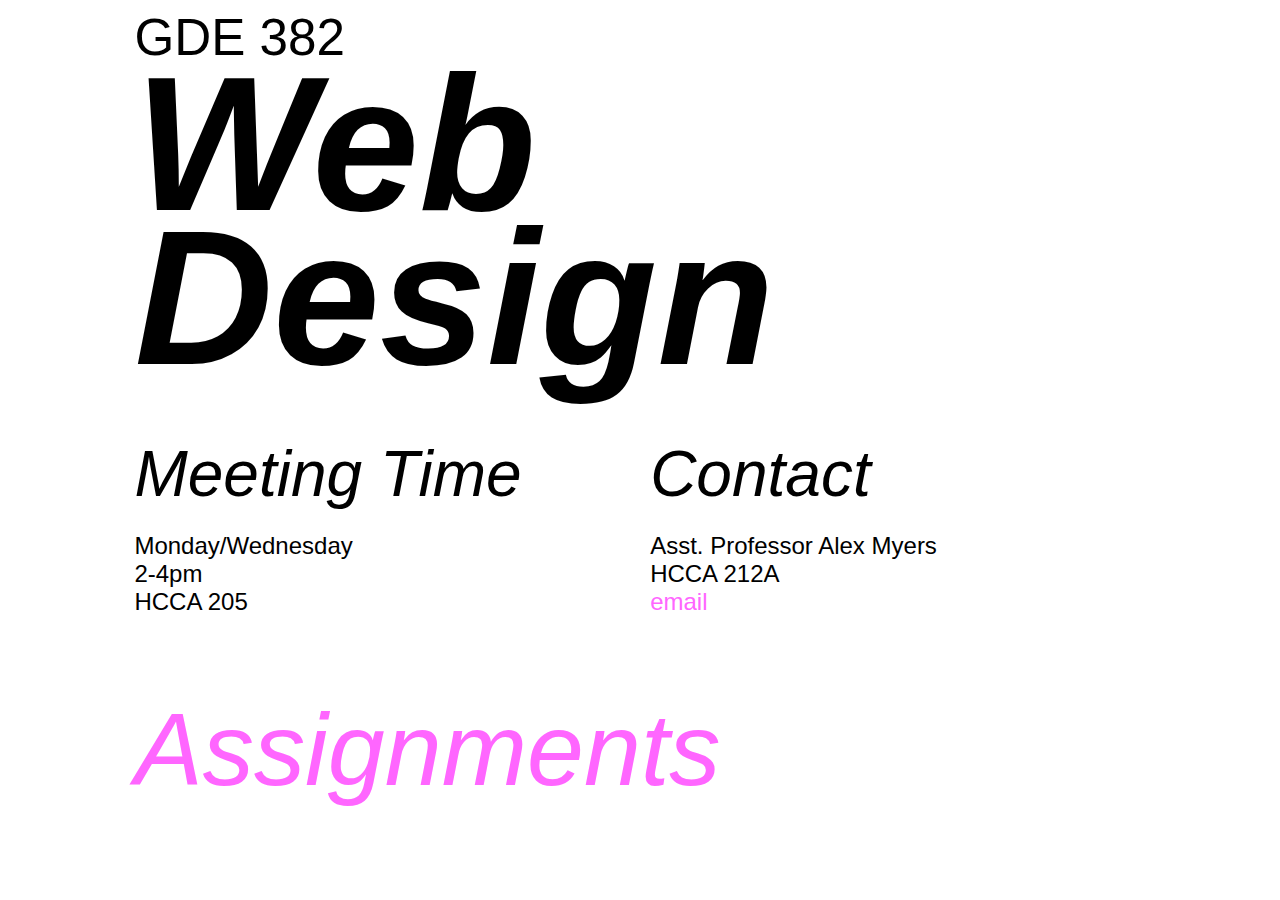
<file: index.html>
<!DOCTYPE html>
<html>
  <head>
    <meta charset="utf-8">
    <meta name="viewport" content="width=device-width, initial-scale=1">
    <title>GDE 382 - Web Design</title>

    <link rel="stylesheet" href="css/index.css">
    <link href="https://fonts.googleapis.com/css?family=Roboto+Slab" rel="stylesheet">
    <link href="https://fonts.googleapis.com/css?family=Bitter" rel="stylesheet">
  </head>
  <body>
    <section class="content">
      <section class="one">
        <div class="one-title">
          <h3>GDE 382</h3>
          <h1>Web Design</h1>
        </div>

        <div class="info">
          <div class="one-times">
            <h1>Meeting Time</h1>
            <h2>Monday/Wednesday</h2>
            <h2>2-4pm</h2>
            <h2>HCCA 205</h2>
          </div>
          <div class="one-contact">
            <h1>Contact</h1>
            <h2>Asst. Professor Alex Myers</h2>
            <h2>HCCA 212A</h2>
            <h2><a href="mailto:alexmyers@creighton.edu">email</a></h2>
          </div>
        </div>
      </section>

      <section class="assignments">
        <div class="a-title">
          <a href="assignments/index.html"><h1>Assignments</h1></a>
        </div>
      </section>
    </section>
  </body>
</html>
</file>
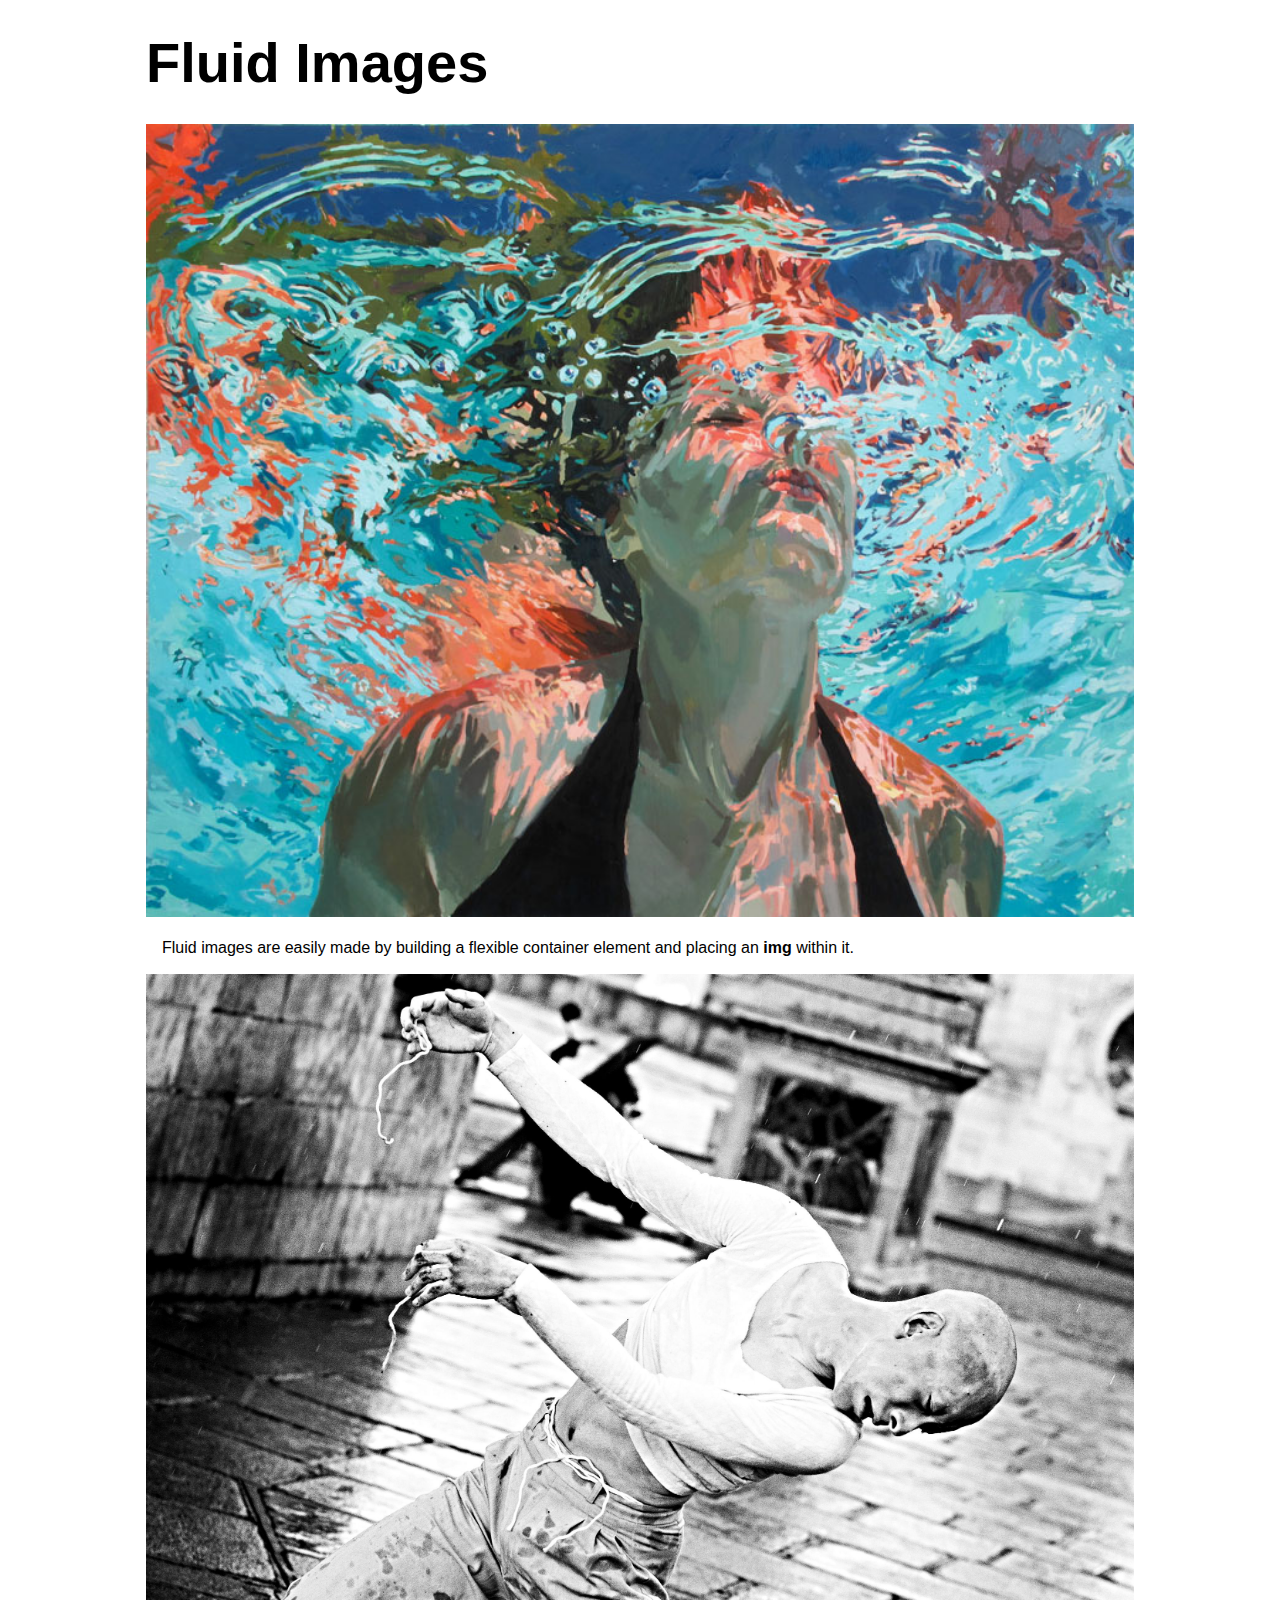
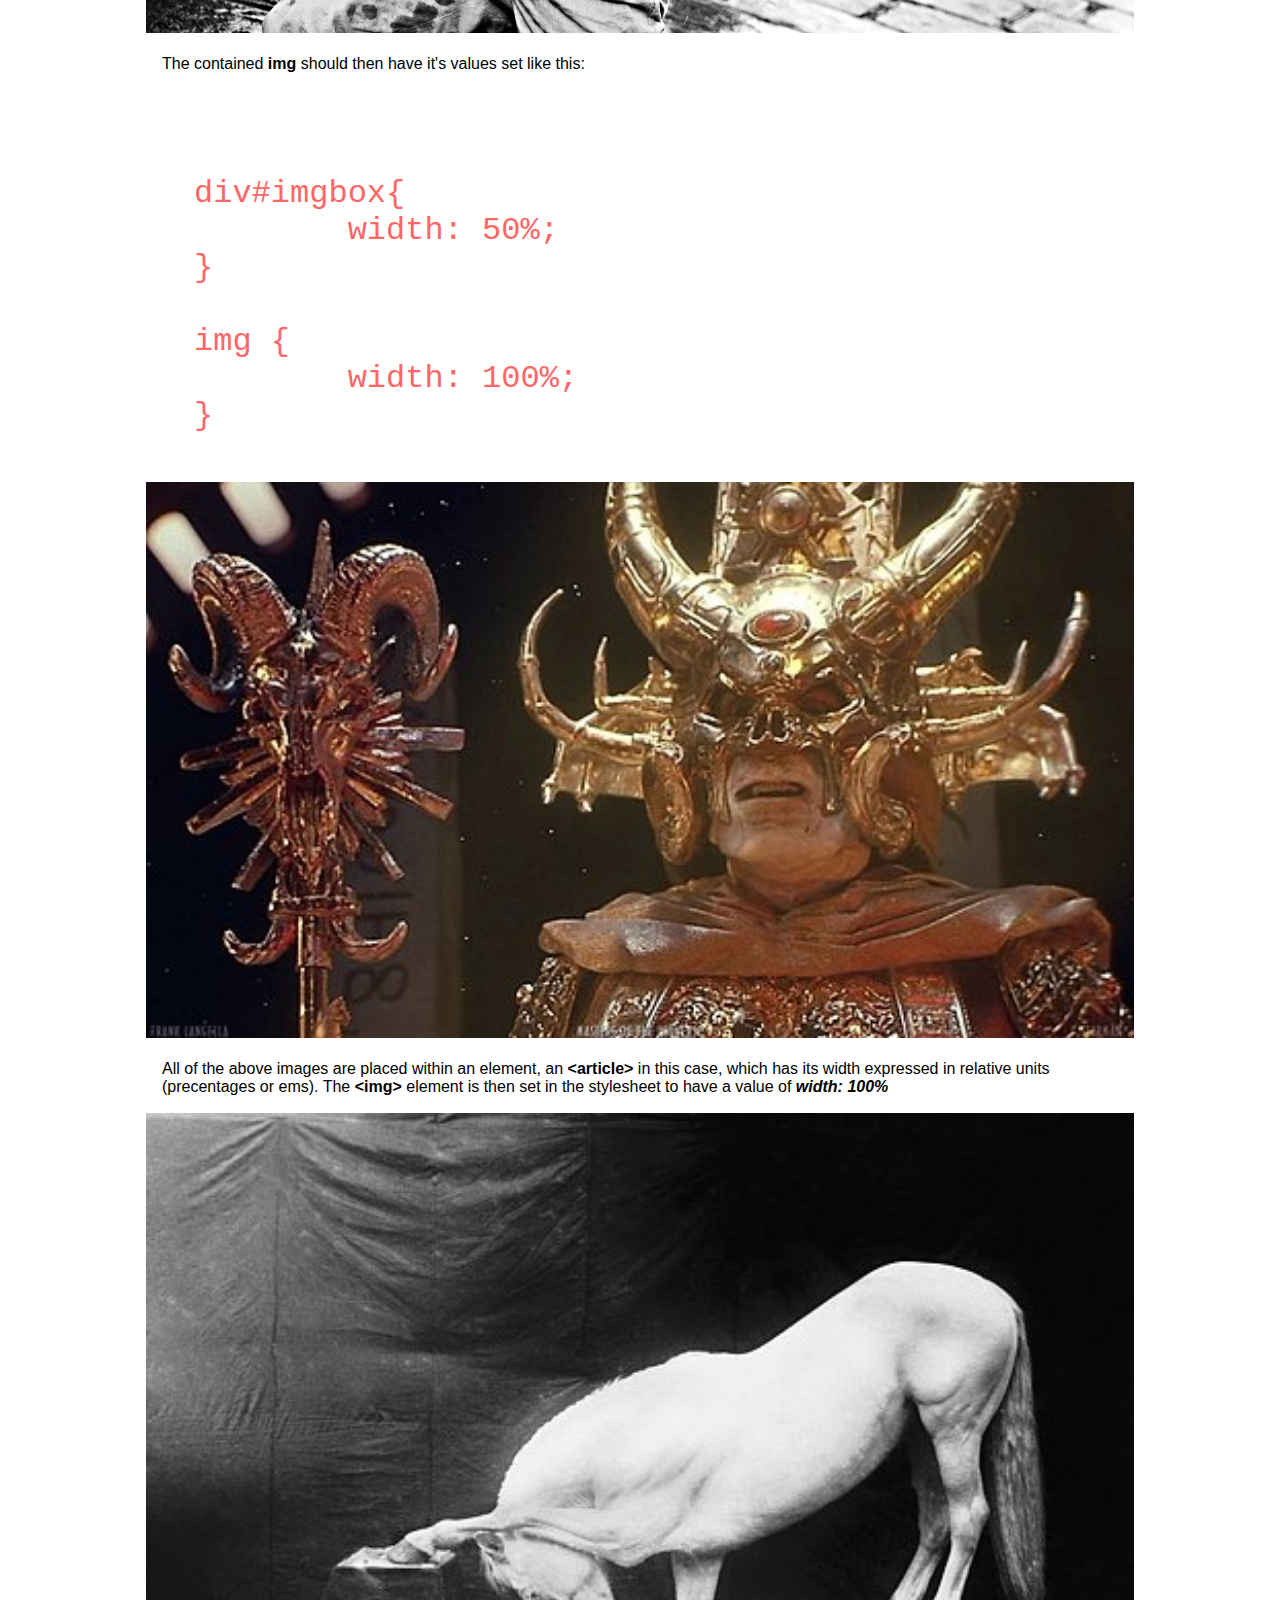
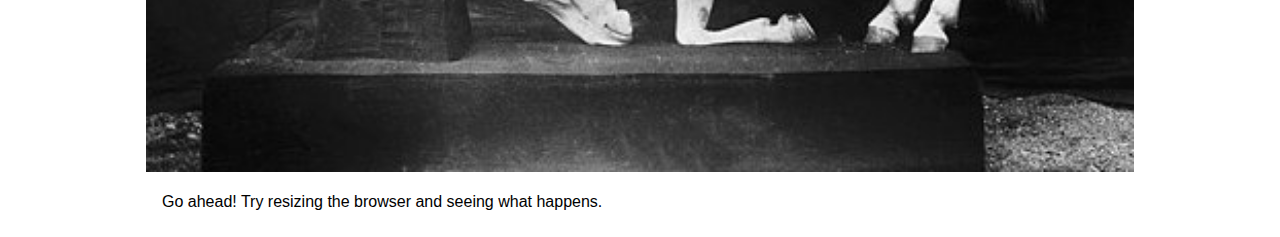
<file: fluid.html>
<!DOCTYPE html>
<html>
<head>
	<meta charset="utf-8">
	<meta name="viewport" content="initial-scale=1.0">
	<title>Fluid Images</title>
<!-- STYLESHEETS -->
	<link rel="stylesheet" type="text/css" href="css/style.css">

<!-- FONTS -->
	<link href='http://fonts.googleapis.com/css?family=Source+Code+Pro:400,200' rel='stylesheet' type='text/css'>

	<link href='http://fonts.googleapis.com/css?family=Raleway|Droid+Sans:700' rel='stylesheet' type='text/css'>

	<script src="https://ajax.googleapis.com/ajax/libs/jquery/1.11.1/jquery.min.js"></script>
</head>
<body>

	<div class="fluid-images" id="fimages">
		<header class="page">
			<h1>Fluid Images</h1>
		</header>
	</div>

	<article class="images">
			<img src="imgs/1.jpg">
			<p class="caption page">Fluid images are easily made by building a flexible container element and placing an <b>img</b> within it.</p>
	</article>

	<article class="images">
		<img src="imgs/2.jpg">
		<p class="caption page">The contained <b>img</b> should then have it's values set like this:</p>
		<h3 class="blockquote page">
<pre><code>
div#imgbox{
	width: 50%;
}

img {
	width: 100%;
}
</code></pre>
		</h3>
	</article>

	<article class="images">
		<img src="imgs/3.jpg">
		<p class="caption page">All of the above images are placed within an element, an <b>&lt;article&gt;</b> in this case, which has its width expressed in relative units (precentages or ems). The <b>&lt;img&gt;</b> element is then set in the stylesheet to have a value of <b><i>width: 100%</i></b> </p>
	</article>

	<article class="images">
		<img src="imgs/4.jpg">
		<p class="caption page">Go ahead! Try resizing the browser and seeing what happens.</p>
	</article>

	<script type="text/javascript">
		$(function() {
			$nav = $('.nav-list');

			$('.menu-icon').click(function(){
				$nav.slideToggle();
			});
		});

	</script>

	<script type="text/javascript">
		$(function(){
			$('a.break').click(function(){
				$('html, body').animate({scrollTop:$('#break').offset().top}, 1000);
			});

			$('a.grids').click(function(){
				$('html, body').animate({scrollTop:$('#grids').offset().top}, 1000);
			});

			$('a.context').click(function(){
				$('html, body').animate({scrollTop:$('#ems').offset().top}, 1000);
			});

			$('a.fimages').click(function(){
				$('html, body').animate({scrollTop:$('#fimages').offset().top}, 1000);
			});
		});
	</script>

</body>
</html>
</file>
<file: css/index.css>
body{
  font-family: "Roboto-Slab", "Source Sans Pro", sans-serif;
}

a{
  text-decoration: none;
  color: #ff66ff;
}

.content{
  width: 80%;
  margin: 0 auto;
}

.one-title h1{
  font-size: 15vw;
  font-style: italic;
  margin: 0;
  line-height: 12vw;
}

.one-title h3{
  font-size: 4vw;
  font-weight: 300;
  margin: 0;
}

.info{
  display: flex;
  justify-content: space-between;
  width: 100%;
  flex-wrap: wrap;
}

.one-times{
  display: flex;
  flex-direction: column;
  width: 49%;
  justify-content: space-between;
  margin-top: 2rem;
}

.info h1{
  font-size: 5vw;
  font-weight: 200;
  font-style: italic;
  margin-bottom: 2rem;
  line-height: 4vw;

}

.info h2{
  font-weight: 300;
  margin: 0;
}

.one-contact{
  display: inline-flex;
  width: 49%;
  flex-direction: column;
  justify-content: space-between;
  margin-top: 2rem;
}


.assignments{
  margin-top: 6rem;
}

#b-title{
  margin: 2vw 0;
}

.a-title h1{
  font-size: 8vw;
  font-weight: 100;
  font-style: italic;
  margin: 0;
  line-height: 6vw;
}

.week a{
  font-size: 2rem;
  line-height: 1.5rem;
  margin: 0;
}

.assign-list{
  text-decoration: none;
  list-style-type: none;
}

.assign-list li{
  padding: .25rem 0;
  font-style: italic;
}


@media (max-width: 650px) {
  .content{
    width: 95%;
  }

  .info h1{
    font-size: 6vw;
    margin-bottom: 1rem;
  }

  .one-times{
    width: 100%;
  }

  .one-contact{
    width: 100%;
  }
}
</file>
<file: css/style.css>
/*RESETS*/

html, body, header, section, article, div, ul, li, img, h1, h2, h3 {
	padding: 0;
	margin: 0 auto;
	font-family: "Helvetica", sans-serif;
}

a {
	text-decoration: none;
	color: #fff;
}



.nav-list {
	background-color: #FF6666;
	width: 100%;
	padding: 10px;
/*	margin-left: 30px;*/
	/*left: -10px;*/
	display: none;
}

.nav-list li {
	display: block;
	/*float: none;*/
	margin-bottom: 20px;
	padding-bottom: 0;
	padding-left: 20px;
	padding-top: 20px;
}

.menu-icon {
/*	display: block;*/
	padding-top: 5px;
	margin-left: 15px;
	cursor: pointer;
	position: relative;
}

.page {
	padding: 0.1em 1em;
	max-width: 61.75em;
}

.page>h2 {
	margin: 0.75em 0 0 0;
	font-weight: 400;
}

.page>h3 {
	font-style: italic;
	font-weight: 200;
	margin-top: 0;
}

.details{
	padding-top: 0.4em;
	padding-bottom: 0.6em;
}

header>h1{
	font-size: 3.5em;
	margin: 0.5em auto;
}

.first-entry {
	background-color: #E6E6E6;
}

.second-entry {
	background-color: #CCCCCC;
}

.blockquote{
	background-color: #fff;
	text-align: left;
	padding: 1rem 3rem;
	font-size: 2rem;
}

.blockquote {
	font-family: "Source Code Pro", sans-serif;
	font-weight: 200;
	color: #FF6666;
}

.blockquote>div>h3 {
	font-family: "Source Code Pro", sans-serif;
	font-weight: 200;
	color: #FF6666;
}

.third-entry{
	background-color: #B3B3B3;
}

.fluid-images {
	background-color: #fff;
}

.images {
	width: 100%;
	padding: 0;
	margin: 0;
}

img {
	width: 100%;
}

#m1 {
	max-width: 66%;
	padding-right: 0;
	float: left;
}

#m2 {
	max-width: 33.5%;
	height: 200%;
	padding-left: 0;
	float: left;
}

#m3 {
	max-width: 66%;
}

#m4 {
	max-width: 33%;
}

#m1-text{
	max-width: 32%;
	float: left;
	padding-left: 1em;
	margin-bottom: 0;
}



/*RESPONSIVE TWEAKS*/

@media (min-width: 960px){
	.images{
		max-width: 61.75em;
		padding: 0 1em;
		margin: 0 auto;
	}

	.menu-icon {
		display: none;
	}
}
</file>
